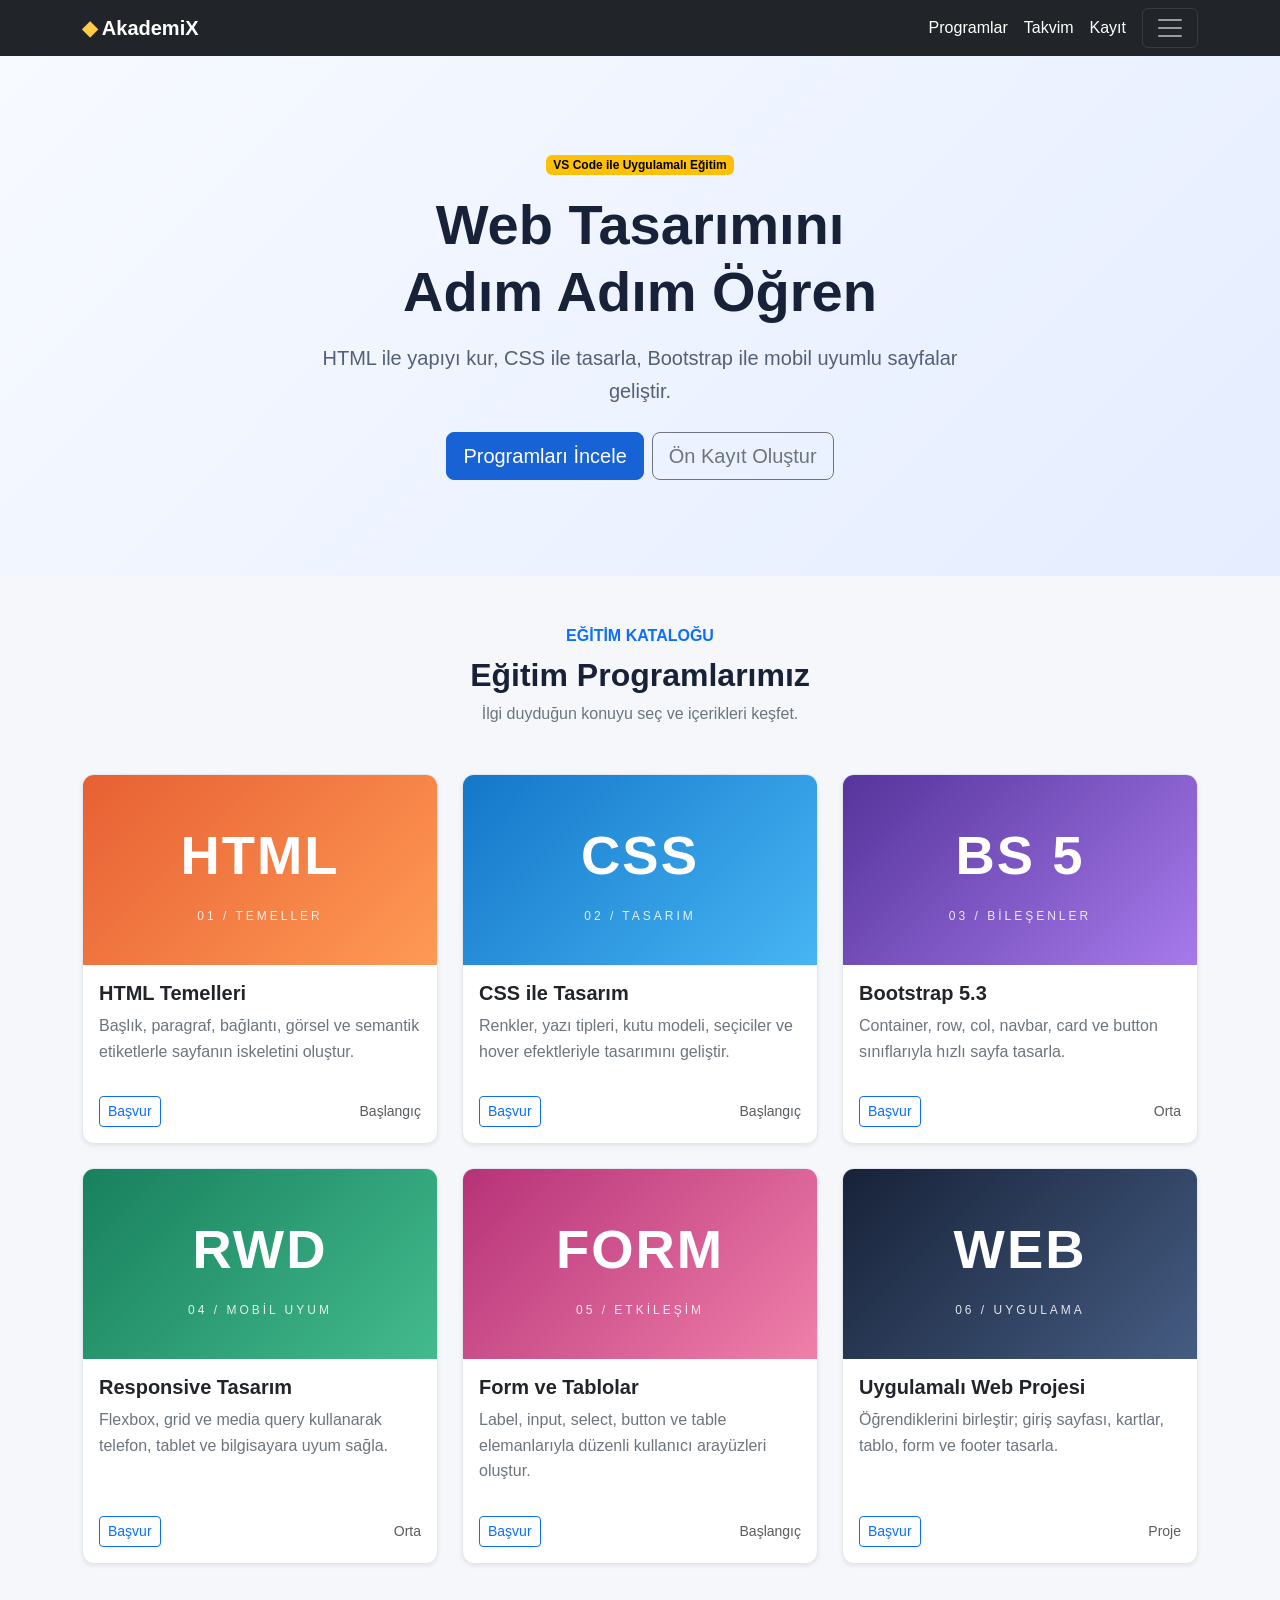
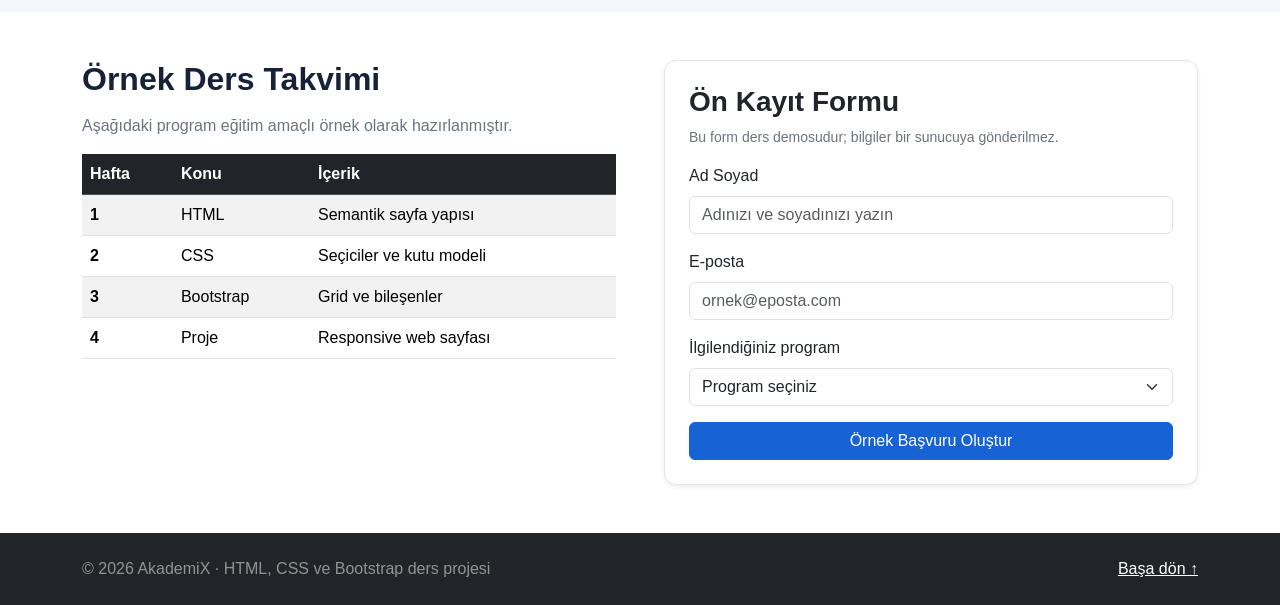
<file: site/index.html>
<!doctype html>
<html lang="tr">

<head>
  <meta charset="utf-8">
  <meta name="viewport" content="width=device-width, initial-scale=1">
  <meta name="description" content="AkademiX: HTML, CSS ve Bootstrap eğitim programlarını keşfedin.">
  <title>AkademiX | Eğitim Programları</title>

  <!-- Ders notu s.12: Önce Bootstrap CSS, ardından özel CSS -->
  <link href="https://cdn.jsdelivr.net/npm/bootstrap@5.3.3/dist/css/bootstrap.min.css" rel="stylesheet">
  <link rel="stylesheet" href="style.css">
</head>

<body id="ust">
  <!-- Bootstrap Album örneğindeki koyu renkli, açılır üst bölüm -->
  <header>
    <div class="collapse bg-dark text-white" id="ustBilgi">
      <div class="container py-4">
        <div class="row g-4">
          <div class="col-md-7">
            <h2 class="h5">Hakkımızda</h2>
            <p class="text-white-50 mb-0">AkademiX, HTML, CSS ve Bootstrap konularını uygulamalı örneklerle tanıtan
              örnek bir eğitim platformudur. Bu sayfa ders çalışması amacıyla hazırlanmıştır.</p>
          </div>
          <div class="col-md-5">
            <h2 class="h5">Hızlı bağlantılar</h2>
            <ul class="list-unstyled mb-0">
              <li><a class="text-white" href="#programlar">Eğitim programları</a></li>
              <li><a class="text-white" href="#takvim">Ders takvimi</a></li>
              <li><a class="text-white" href="#kayit">Ön kayıt</a></li>
            </ul>
          </div>
        </div>
      </div>
    </div>

    <nav class="navbar navbar-dark bg-dark" aria-label="Ana menü">
      <div class="container">
        <a class="navbar-brand fw-bold" href="#ust"><span class="brand-symbol" aria-hidden="true">◆</span> AkademiX</a>
        <div class="d-flex align-items-center gap-3">
          <a class="nav-link text-white d-none d-sm-inline" href="#programlar">Programlar</a>
          <a class="nav-link text-white d-none d-sm-inline" href="#takvim">Takvim</a>
          <a class="nav-link text-white d-none d-sm-inline" href="#kayit">Kayıt</a>
          <button class="navbar-toggler" type="button" data-bs-toggle="collapse" data-bs-target="#ustBilgi"
            aria-controls="ustBilgi" aria-expanded="false" aria-label="Hakkımızda bölümünü aç veya kapat">
            <span class="navbar-toggler-icon"></span>
          </button>
        </div>
      </div>
    </nav>
  </header>

  <main>
    <!-- Album şablonu: Ortalı karşılama (hero) alanı -->
    <section class="hero py-5 text-center" aria-labelledby="anaBaslik">
      <div class="container py-lg-5">
        <span class="badge text-bg-warning mb-3">VS Code ile Uygulamalı Eğitim</span>
        <h1 class="display-4 fw-bold mb-3" id="anaBaslik">Web Tasarımını<br>Adım Adım Öğren</h1>
        <p class="lead mx-auto hero-aciklama mb-4">HTML ile yapıyı kur, CSS ile tasarla, Bootstrap ile mobil uyumlu
          sayfalar geliştir.</p>
        <div class="d-flex justify-content-center flex-wrap gap-2">
          <a href="#programlar" class="btn btn-primary btn-lg">Programları İncele</a>
          <a href="#kayit" class="btn btn-outline-secondary btn-lg">Ön Kayıt Oluştur</a>
        </div>
      </div>
    </section>

    <!-- Album şablonu: bg-light üzerinde responsive kart galerisi -->
    <section class="album py-5 bg-light" id="programlar" aria-labelledby="programBaslik">
      <div class="container">
        <div class="text-center mb-5">
          <span class="text-primary fw-semibold">EĞİTİM KATALOĞU</span>
          <h2 class="fw-bold mt-2" id="programBaslik">Eğitim Programlarımız</h2>
          <p class="text-secondary mb-0">İlgi duyduğun konuyu seç ve içerikleri keşfet.</p>
        </div>
        <div class="row row-cols-1 row-cols-sm-2 row-cols-lg-3 g-4">
          <div class="col">
            <article class="card h-100 shadow-sm">
              <div class="card-visual visual-html" role="img"
                aria-label="HTML5 konusunu simgeleyen turuncu kart görseli"><span>HTML</span><small>01 /
                  TEMELLER</small></div>
              <div class="card-body d-flex flex-column">
                <h3 class="h5 card-title">HTML Temelleri</h3>
                <p class="card-text text-secondary">Başlık, paragraf, bağlantı, görsel ve semantik etiketlerle sayfanın
                  iskeletini oluştur.</p>
                <div class="d-flex justify-content-between align-items-center mt-auto pt-3">
                  <a href="#kayit" class="btn btn-sm btn-outline-primary">Başvur</a><small
                    class="text-body-secondary">Başlangıç</small>
                </div>
              </div>
            </article>
          </div>
          <div class="col">
            <article class="card h-100 shadow-sm">
              <div class="card-visual visual-css" role="img" aria-label="CSS konusunu simgeleyen mavi kart görseli">
                <span>CSS</span><small>02 / TASARIM</small></div>
              <div class="card-body d-flex flex-column">
                <h3 class="h5 card-title">CSS ile Tasarım</h3>
                <p class="card-text text-secondary">Renkler, yazı tipleri, kutu modeli, seçiciler ve hover efektleriyle
                  tasarımını geliştir.</p>
                <div class="d-flex justify-content-between align-items-center mt-auto pt-3">
                  <a href="#kayit" class="btn btn-sm btn-outline-primary">Başvur</a><small
                    class="text-body-secondary">Başlangıç</small>
                </div>
              </div>
            </article>
          </div>
          <div class="col">
            <article class="card h-100 shadow-sm">
              <div class="card-visual visual-bootstrap" role="img"
                aria-label="Bootstrap konusunu simgeleyen mor kart görseli"><span>BS 5</span><small>03 /
                  BİLEŞENLER</small></div>
              <div class="card-body d-flex flex-column">
                <h3 class="h5 card-title">Bootstrap 5.3</h3>
                <p class="card-text text-secondary">Container, row, col, navbar, card ve button sınıflarıyla hızlı sayfa
                  tasarla.</p>
                <div class="d-flex justify-content-between align-items-center mt-auto pt-3">
                  <a href="#kayit" class="btn btn-sm btn-outline-primary">Başvur</a><small
                    class="text-body-secondary">Orta</small>
                </div>
              </div>
            </article>
          </div>
          <div class="col">
            <article class="card h-100 shadow-sm">
              <div class="card-visual visual-responsive" role="img"
                aria-label="Responsive tasarımı simgeleyen yeşil kart görseli"><span>RWD</span><small>04 / MOBİL
                  UYUM</small></div>
              <div class="card-body d-flex flex-column">
                <h3 class="h5 card-title">Responsive Tasarım</h3>
                <p class="card-text text-secondary">Flexbox, grid ve media query kullanarak telefon, tablet ve
                  bilgisayara uyum sağla.</p>
                <div class="d-flex justify-content-between align-items-center mt-auto pt-3">
                  <a href="#kayit" class="btn btn-sm btn-outline-primary">Başvur</a><small
                    class="text-body-secondary">Orta</small>
                </div>
              </div>
            </article>
          </div>
          <div class="col">
            <article class="card h-100 shadow-sm">
              <div class="card-visual visual-forms" role="img"
                aria-label="Form geliştirmeyi simgeleyen pembe kart görseli"><span>FORM</span><small>05 /
                  ETKİLEŞİM</small></div>
              <div class="card-body d-flex flex-column">
                <h3 class="h5 card-title">Form ve Tablolar</h3>
                <p class="card-text text-secondary">Label, input, select, button ve table elemanlarıyla düzenli
                  kullanıcı arayüzleri oluştur.</p>
                <div class="d-flex justify-content-between align-items-center mt-auto pt-3">
                  <a href="#kayit" class="btn btn-sm btn-outline-primary">Başvur</a><small
                    class="text-body-secondary">Başlangıç</small>
                </div>
              </div>
            </article>
          </div>
          <div class="col">
            <article class="card h-100 shadow-sm">
              <div class="card-visual visual-project" role="img"
                aria-label="Web projesi geliştirmeyi simgeleyen koyu renkli kart görseli"><span>WEB</span><small>06 /
                  UYGULAMA</small></div>
              <div class="card-body d-flex flex-column">
                <h3 class="h5 card-title">Uygulamalı Web Projesi</h3>
                <p class="card-text text-secondary">Öğrendiklerini birleştir; giriş sayfası, kartlar, tablo, form ve
                  footer tasarla.</p>
                <div class="d-flex justify-content-between align-items-center mt-auto pt-3">
                  <a href="#kayit" class="btn btn-sm btn-outline-primary">Başvur</a><small
                    class="text-body-secondary">Proje</small>
                </div>
              </div>
            </article>
          </div>
        </div>
      </div>
    </section>

    <!-- Ders notu s.6 ve s.24: tablo ve form -->
    <section class="py-5" id="takvim" aria-labelledby="takvimBaslik">
      <div class="container">
        <div class="row g-5">
          <div class="col-lg-6">
            <h2 class="fw-bold mb-3" id="takvimBaslik">Örnek Ders Takvimi</h2>
            <p class="text-secondary">Aşağıdaki program eğitim amaçlı örnek olarak hazırlanmıştır.</p>
            <div class="table-responsive">
              <table class="table table-striped table-hover align-middle">
                <thead class="table-dark">
                  <tr>
                    <th scope="col">Hafta</th>
                    <th scope="col">Konu</th>
                    <th scope="col">İçerik</th>
                  </tr>
                </thead>
                <tbody>
                  <tr>
                    <th scope="row">1</th>
                    <td>HTML</td>
                    <td>Semantik sayfa yapısı</td>
                  </tr>
                  <tr>
                    <th scope="row">2</th>
                    <td>CSS</td>
                    <td>Seçiciler ve kutu modeli</td>
                  </tr>
                  <tr>
                    <th scope="row">3</th>
                    <td>Bootstrap</td>
                    <td>Grid ve bileşenler</td>
                  </tr>
                  <tr>
                    <th scope="row">4</th>
                    <td>Proje</td>
                    <td>Responsive web sayfası</td>
                  </tr>
                </tbody>
              </table>
            </div>
          </div>
          <div class="col-lg-6" id="kayit">
            <div class="card shadow-sm kayit-karti">
              <div class="card-body p-4">
                <h2 class="fw-bold h3 mb-2">Ön Kayıt Formu</h2>
                <p class="text-secondary small">Bu form ders demosudur; bilgiler bir sunucuya gönderilmez.</p>
                <form id="onKayitFormu">
                  <div class="mb-3">
                    <label class="form-label" for="adSoyad">Ad Soyad</label>
                    <input class="form-control" type="text" id="adSoyad" name="adSoyad"
                      placeholder="Adınızı ve soyadınızı yazın" autocomplete="name" required>
                  </div>
                  <div class="mb-3">
                    <label class="form-label" for="eposta">E-posta</label>
                    <input class="form-control" type="email" id="eposta" name="eposta" placeholder="ornek@eposta.com"
                      autocomplete="email" required>
                  </div>
                  <div class="mb-3">
                    <label class="form-label" for="program">İlgilendiğiniz program</label>
                    <select class="form-select" id="program" name="program" required>
                      <option value="" selected disabled>Program seçiniz</option>
                      <option>HTML Temelleri</option>
                      <option>CSS ile Tasarım</option>
                      <option>Bootstrap 5.3</option>
                      <option>Responsive Tasarım</option>
                      <option>Form ve Tablolar</option>
                      <option>Uygulamalı Web Projesi</option>
                    </select>
                  </div>
                  <button class="btn btn-primary w-100" type="submit">Örnek Başvuru Oluştur</button>
                  <div id="formMesaj" class="alert alert-success mt-3 mb-0 d-none" role="status" aria-live="polite">
                  </div>
                </form>
              </div>
            </div>
          </div>
        </div>
      </div>
    </section>
  </main>

  <footer class="bg-dark text-white-50 py-4">
    <div class="container d-flex flex-column flex-sm-row justify-content-between align-items-center gap-2">
      <p class="mb-0">© 2026 AkademiX · HTML, CSS ve Bootstrap ders projesi</p>
      <a href="#ust" class="text-white">Başa dön ↑</a>
    </div>
  </footer>

  <!-- Ders notu s.12: Etkileşimli Bootstrap bileşenleri için bundle -->
  <script src="https://cdn.jsdelivr.net/npm/bootstrap@5.3.3/dist/js/bootstrap.bundle.min.js"></script>
  <script>
    // Demo form: gerçek bir kayıt göndermez, sadece sayfada bilgilendirme gösterir.
    document.getElementById('onKayitFormu').addEventListener('submit', function (olay) {
      olay.preventDefault();
      const mesaj = document.getElementById('formMesaj');
      mesaj.textContent = 'Form doğrulandı! Bu bir örnek projedir; başvurunuz herhangi bir yere gönderilmedi.';
      mesaj.classList.remove('d-none');
      this.reset();
    });
  </script>
</body>

</html>
</file>
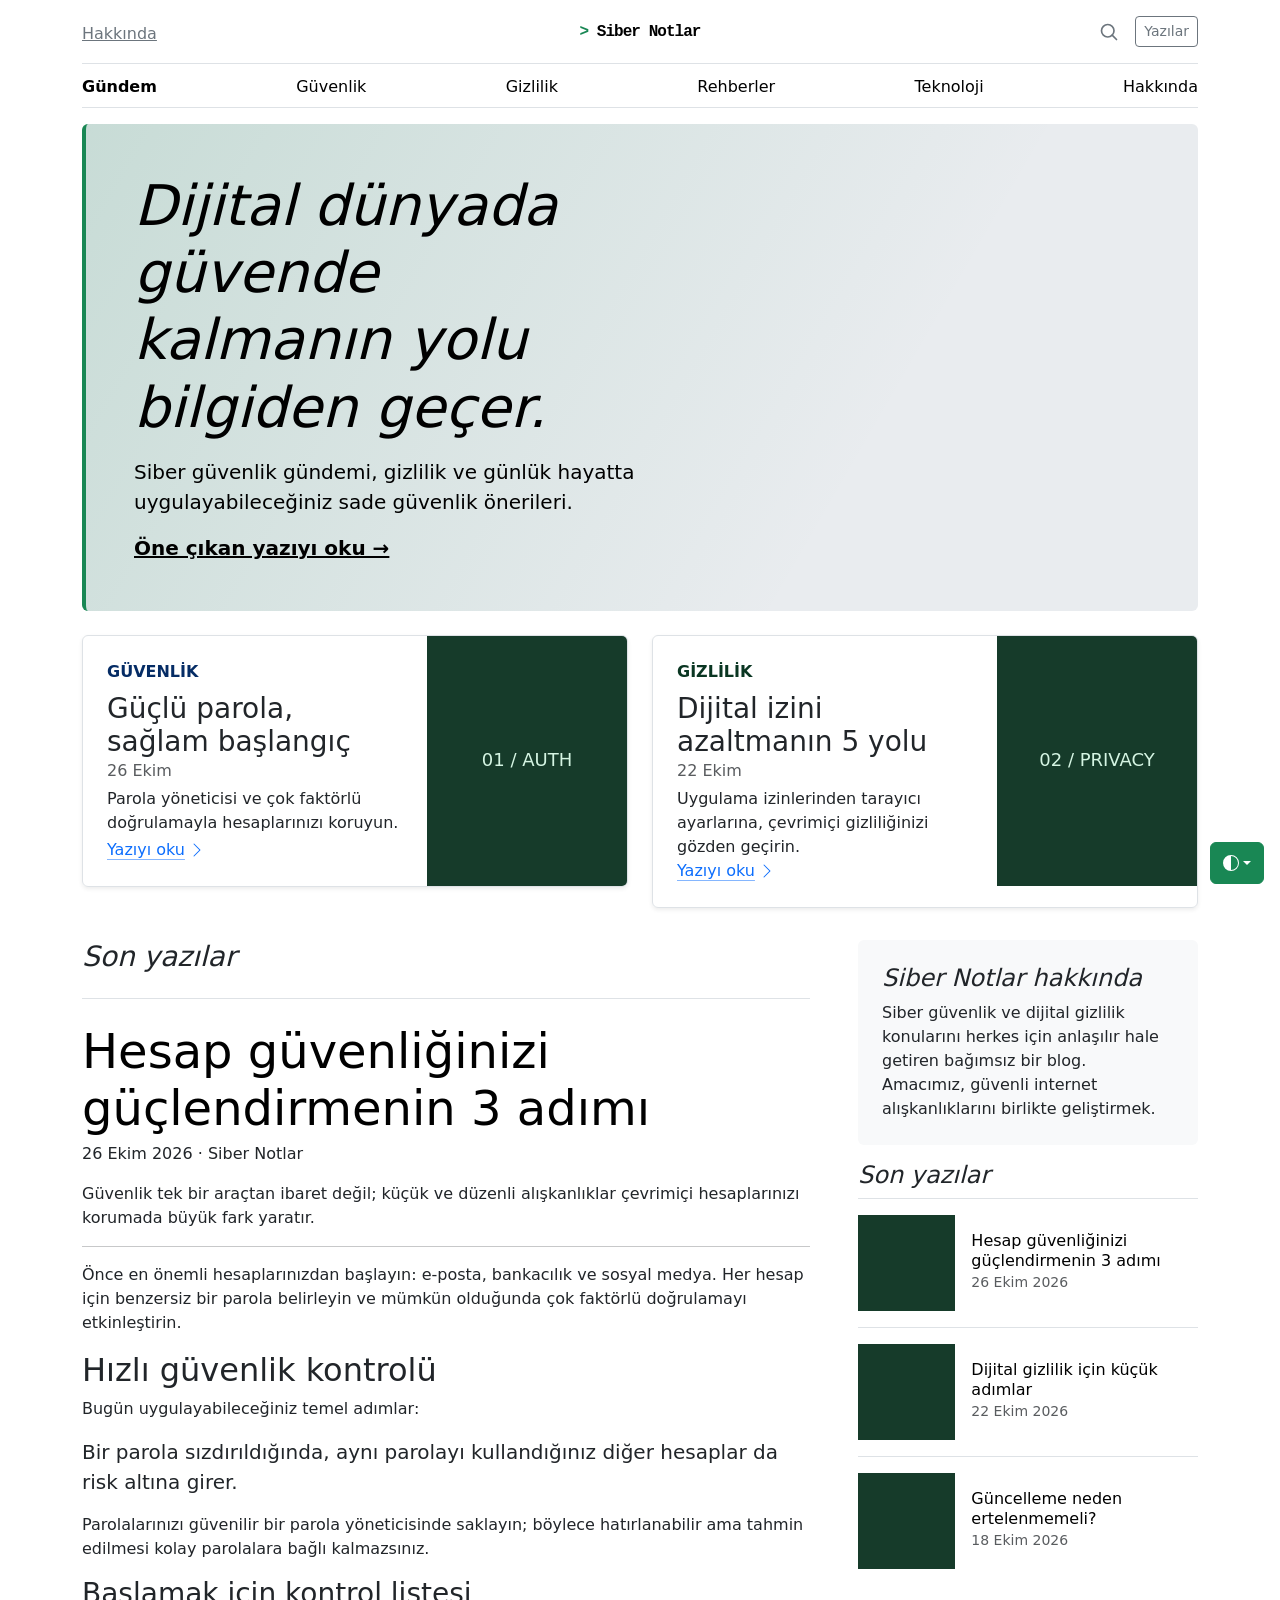
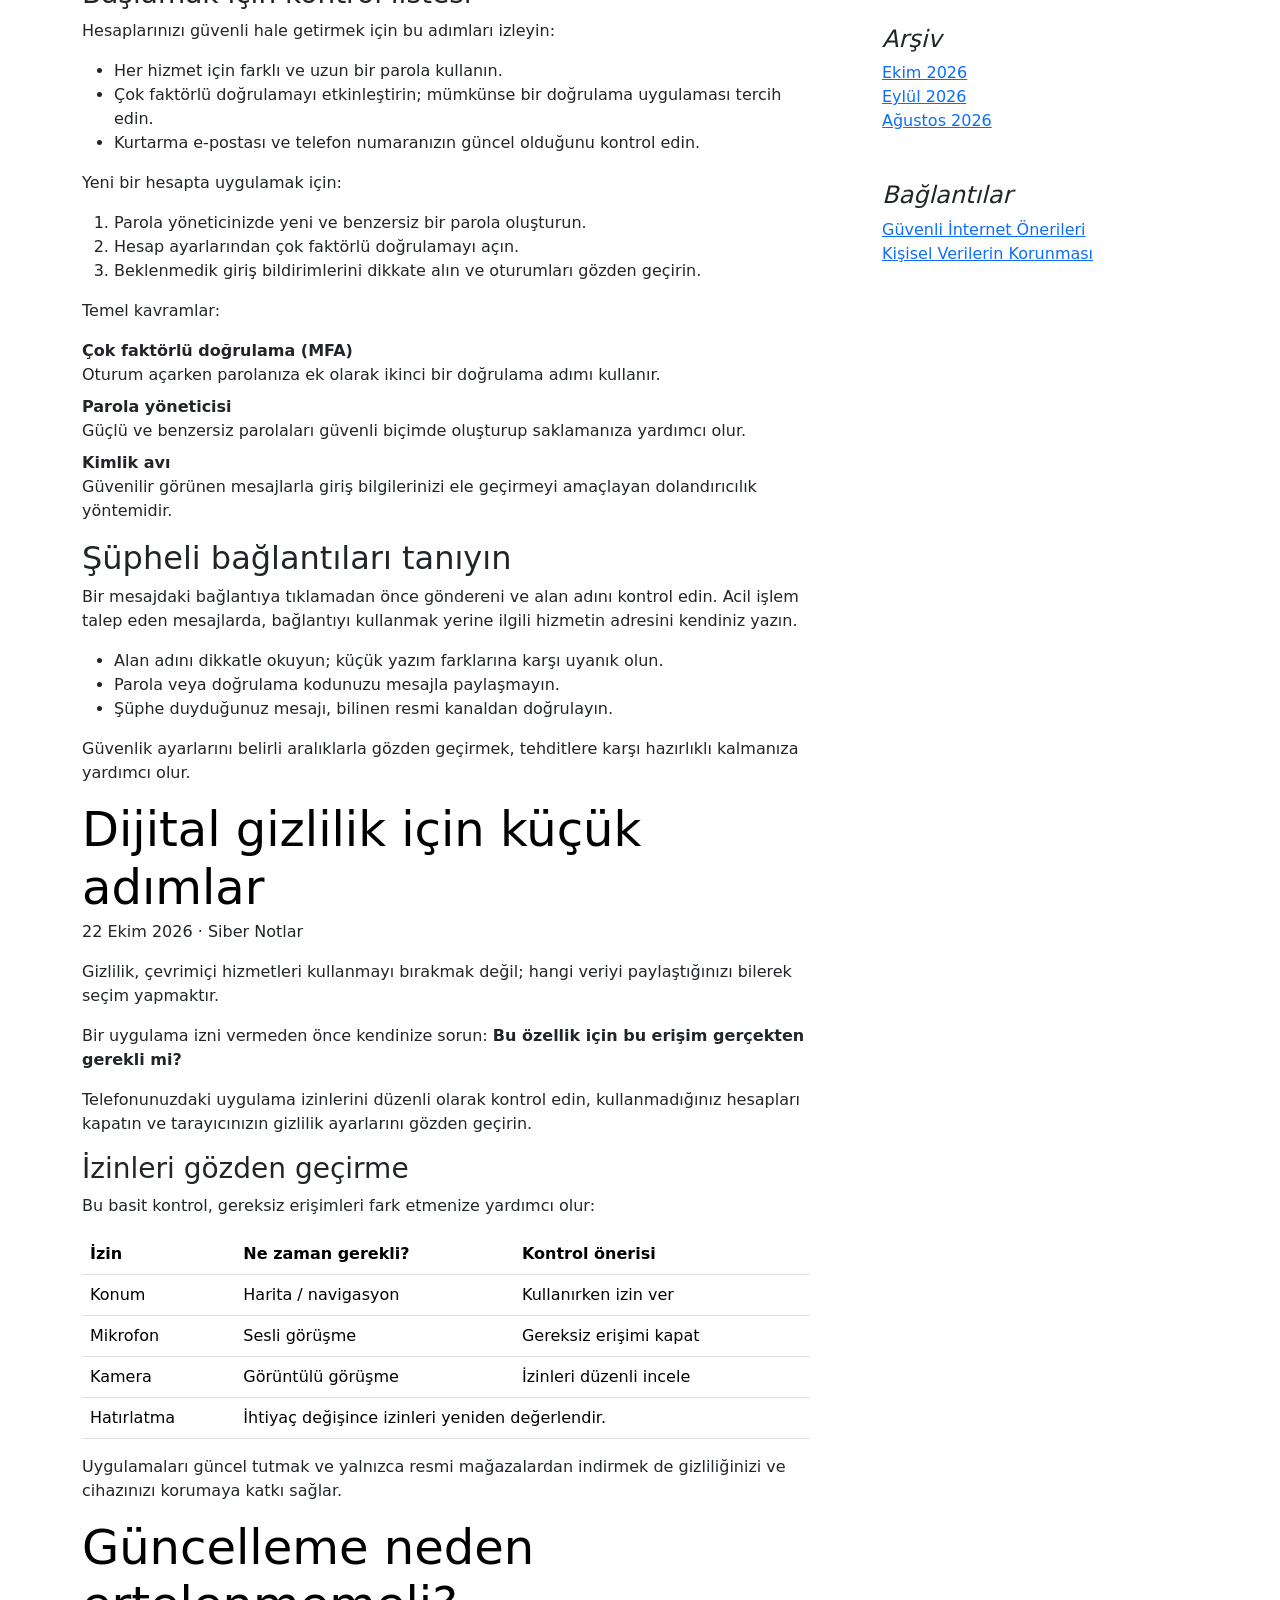
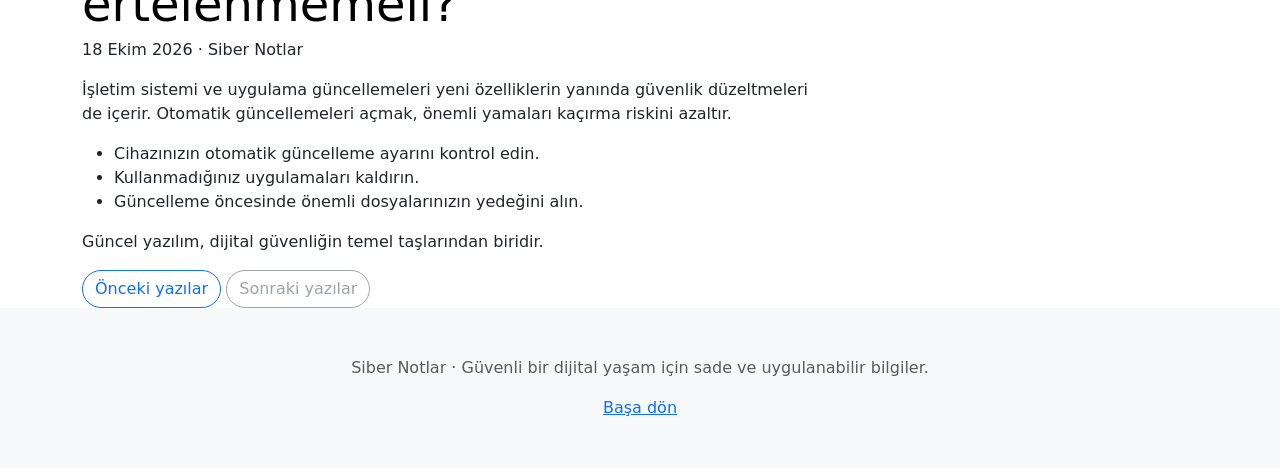
<file: Proje/ornek.html>
<!DOCTYPE html>
<html lang="tr" data-bs-theme="auto">

<head>
    <meta charset="utf-8">
    <meta name="viewport" content="width=device-width, initial-scale=1">
    <meta name="description" content="Siber güvenlik, gizlilik ve dijital dünyada güvenli kalmak üzerine notlar.">
    <meta name="author" content="Siber Notlar">
    <meta name="generator" content="Astro v5.13.2">
    <title>Siber Notlar | Güvenli dijital yaşam</title>
    <link href="https://cdn.jsdelivr.net/npm/bootstrap@5.3.8/dist/css/bootstrap.min.css" rel="stylesheet"
        integrity="sha384-sRIl4kxILFvY47J16cr9ZwB07vP4J8+LH7qKQnuqkuIAvNWLzeN8tE5YBujZqJLB" crossorigin="anonymous">
    <style>
        :root {
            --bs-primary: #198754;
            --bs-primary-rgb: 25, 135, 84;
            --bs-link-color: #198754;
            --bs-link-hover-color: #146c43;
        }

        [data-bs-theme="dark"] {
            --bs-primary: #75e0a7;
            --bs-primary-rgb: 117, 224, 167;
            --bs-link-color: #75e0a7;
            --bs-link-hover-color: #a5f2c5;
        }

        body {
            background-color: var(--bs-body-bg);
        }

        .blog-header-logo {
            font-family: var(--bs-font-monospace);
            font-weight: 700;
            letter-spacing: -.06em;
        }

        .blog-header-logo::before {
            content: "> ";
            color: var(--bs-primary);
        }

        .featured-banner {
            background: linear-gradient(120deg, rgba(25, 135, 84, .16), transparent 70%), var(--bs-secondary-bg);
            border-left: 4px solid var(--bs-primary);
        }

        .bd-placeholder-img {
            font-size: 1.125rem;
            text-anchor: middle;
            -webkit-user-select: none;
            -moz-user-select: none;
            user-select: none
        }

        @media (min-width: 768px) {
            .bd-placeholder-img-lg {
                font-size: 3.5rem
            }
        }

        .b-example-divider {
            width: 100%;
            height: 3rem;
            background-color: #0000001a;
            border: solid rgba(0, 0, 0, .15);
            border-width: 1px 0;
            box-shadow: inset 0 .5em 1.5em #0000001a, inset 0 .125em .5em #00000026
        }

        .b-example-vr {
            flex-shrink: 0;
            width: 1.5rem;
            height: 100vh
        }

        .bi {
            vertical-align: -.125em;
            fill: currentColor
        }

        .nav-scroller {
            position: relative;
            z-index: 2;
            height: 2.75rem;
            overflow-y: hidden
        }

        .nav-scroller .nav {
            display: flex;
            flex-wrap: nowrap;
            padding-bottom: 1rem;
            margin-top: -1px;
            overflow-x: auto;
            text-align: center;
            white-space: nowrap;
            -webkit-overflow-scrolling: touch
        }

        .btn-bd-primary {
            --bd-violet-bg: #198754;
            --bd-violet-rgb: 25, 135, 84;
            --bs-btn-font-weight: 600;
            --bs-btn-color: var(--bs-white);
            --bs-btn-bg: var(--bd-violet-bg);
            --bs-btn-border-color: var(--bd-violet-bg);
            --bs-btn-hover-color: var(--bs-white);
            --bs-btn-hover-bg: #146c43;
            --bs-btn-hover-border-color: #146c43;
            --bs-btn-focus-shadow-rgb: var(--bd-violet-rgb);
            --bs-btn-active-color: var(--bs-btn-hover-color);
            --bs-btn-active-bg: #0f5132;
            --bs-btn-active-border-color: #0f5132
        }

        .bd-mode-toggle {
            z-index: 1500
        }

        .bd-mode-toggle .bi {
            width: 1em;
            height: 1em
        }

        .bd-mode-toggle .dropdown-menu .active .bi {
            display: block !important
        }
    </style>
</head>

<body> <svg xmlns="http://www.w3.org/2000/svg" class="d-none">
        <symbol id="check2" viewBox="0 0 16 16">
            <path
                d="M13.854 3.646a.5.5 0 0 1 0 .708l-7 7a.5.5 0 0 1-.708 0l-3.5-3.5a.5.5 0 1 1 .708-.708L6.5 10.293l6.646-6.647a.5.5 0 0 1 .708 0z">
            </path>
        </symbol>
        <symbol id="circle-half" viewBox="0 0 16 16">
            <path d="M8 15A7 7 0 1 0 8 1v14zm0 1A8 8 0 1 1 8 0a8 8 0 0 1 0 16z"></path>
        </symbol>
        <symbol id="moon-stars-fill" viewBox="0 0 16 16">
            <path
                d="M6 .278a.768.768 0 0 1 .08.858 7.208 7.208 0 0 0-.878 3.46c0 4.021 3.278 7.277 7.318 7.277.527 0 1.04-.055 1.533-.16a.787.787 0 0 1 .81.316.733.733 0 0 1-.031.893A8.349 8.349 0 0 1 8.344 16C3.734 16 0 12.286 0 7.71 0 4.266 2.114 1.312 5.124.06A.752.752 0 0 1 6 .278z">
            </path>
            <path
                d="M10.794 3.148a.217.217 0 0 1 .412 0l.387 1.162c.173.518.579.924 1.097 1.097l1.162.387a.217.217 0 0 1 0 .412l-1.162.387a1.734 1.734 0 0 0-1.097 1.097l-.387 1.162a.217.217 0 0 1-.412 0l-.387-1.162A1.734 1.734 0 0 0 9.31 6.593l-1.162-.387a.217.217 0 0 1 0-.412l1.162-.387a1.734 1.734 0 0 0 1.097-1.097l.387-1.162zM13.863.099a.145.145 0 0 1 .274 0l.258.774c.115.346.386.617.732.732l.774.258a.145.145 0 0 1 0 .274l-.774.258a1.156 1.156 0 0 0-.732.732l-.258.774a.145.145 0 0 1-.274 0l-.258-.774a1.156 1.156 0 0 0-.732-.732l-.774-.258a.145.145 0 0 1 0-.274l.774-.258c.346-.115.617-.386.732-.732L13.863.1z">
            </path>
        </symbol>
        <symbol id="sun-fill" viewBox="0 0 16 16">
            <path
                d="M8 12a4 4 0 1 0 0-8 4 4 0 0 0 0 8zM8 0a.5.5 0 0 1 .5.5v2a.5.5 0 0 1-1 0v-2A.5.5 0 0 1 8 0zm0 13a.5.5 0 0 1 .5.5v2a.5.5 0 0 1-1 0v-2A.5.5 0 0 1 8 13zm8-5a.5.5 0 0 1-.5.5h-2a.5.5 0 0 1 0-1h2a.5.5 0 0 1 .5.5zM3 8a.5.5 0 0 1-.5.5h-2a.5.5 0 0 1 0-1h2A.5.5 0 0 1 3 8zm10.657-5.657a.5.5 0 0 1 0 .707l-1.414 1.415a.5.5 0 1 1-.707-.708l1.414-1.414a.5.5 0 0 1 .707 0zm-9.193 9.193a.5.5 0 0 1 0 .707L3.05 13.657a.5.5 0 0 1-.707-.707l1.414-1.414a.5.5 0 0 1 .707 0zm9.193 2.121a.5.5 0 0 1-.707 0l-1.414-1.414a.5.5 0 0 1 .707-.707l1.414 1.414a.5.5 0 0 1 0 .707zM4.464 4.465a.5.5 0 0 1-.707 0L2.343 3.05a.5.5 0 1 1 .707-.707l1.414 1.414a.5.5 0 0 1 0 .708z">
            </path>
        </symbol>
    </svg>
    <div class="dropdown position-fixed bottom-0 end-0 mb-3 me-3 bd-mode-toggle"> <button
            class="btn btn-bd-primary py-2 dropdown-toggle d-flex align-items-center" id="bd-theme" type="button"
            aria-expanded="false" data-bs-toggle="dropdown" aria-label="Tema (otomatik)"> <svg
                class="bi my-1 theme-icon-active" aria-hidden="true">
                <use href="#circle-half"></use>
            </svg>             <span class="visually-hidden" id="bd-theme-text">Temayı değiştir</span> </button>
        <ul class="dropdown-menu dropdown-menu-end shadow" aria-labelledby="bd-theme-text">
            <li> <button type="button" class="dropdown-item d-flex align-items-center" data-bs-theme-value="light"
                    aria-pressed="false"> <svg class="bi me-2 opacity-50" aria-hidden="true">
                        <use href="#sun-fill"></use>
                    </svg>
                    Açık
                    <svg class="bi ms-auto d-none" aria-hidden="true">
                        <use href="#check2"></use>
                    </svg> </button> </li>
            <li> <button type="button" class="dropdown-item d-flex align-items-center" data-bs-theme-value="dark"
                    aria-pressed="false"> <svg class="bi me-2 opacity-50" aria-hidden="true">
                        <use href="#moon-stars-fill"></use>
                    </svg>
                    Koyu
                    <svg class="bi ms-auto d-none" aria-hidden="true">
                        <use href="#check2"></use>
                    </svg> </button> </li>
            <li> <button type="button" class="dropdown-item d-flex align-items-center active" data-bs-theme-value="auto"
                    aria-pressed="true"> <svg class="bi me-2 opacity-50" aria-hidden="true">
                        <use href="#circle-half"></use>
                    </svg>
                    Otomatik
                    <svg class="bi ms-auto d-none" aria-hidden="true">
                        <use href="#check2"></use>
                    </svg> </button> </li>
        </ul>
    </div> <svg xmlns="http://www.w3.org/2000/svg" class="d-none">
        <symbol id="aperture" fill="none" stroke="currentColor" stroke-linecap="round" stroke-linejoin="round"
            stroke-width="2" viewBox="0 0 24 24">
            <circle cx="12" cy="12" r="10"></circle>
            <path
                d="M14.31 8l5.74 9.94M9.69 8h11.48M7.38 12l5.74-9.94M9.69 16L3.95 6.06M14.31 16H2.83m13.79-4l-5.74 9.94">
            </path>
        </symbol>
        <symbol id="cart" viewBox="0 0 16 16">
            <path
                d="M0 1.5A.5.5 0 0 1 .5 1H2a.5.5 0 0 1 .485.379L2.89 3H14.5a.5.5 0 0 1 .49.598l-1 5a.5.5 0 0 1-.465.401l-9.397.472L4.415 11H13a.5.5 0 0 1 0 1H4a.5.5 0 0 1-.491-.408L2.01 3.607 1.61 2H.5a.5.5 0 0 1-.5-.5zM3.102 4l.84 4.479 9.144-.459L13.89 4H3.102zM5 12a2 2 0 1 0 0 4 2 2 0 0 0 0-4zm7 0a2 2 0 1 0 0 4 2 2 0 0 0 0-4zm-7 1a1 1 0 1 1 0 2 1 1 0 0 1 0-2zm7 0a1 1 0 1 1 0 2 1 1 0 0 1 0-2z">
            </path>
        </symbol>
        <symbol id="chevron-right" viewBox="0 0 16 16">
            <path fill-rule="evenodd"
                d="M4.646 1.646a.5.5 0 0 1 .708 0l6 6a.5.5 0 0 1 0 .708l-6 6a.5.5 0 0 1-.708-.708L10.293 8 4.646 2.354a.5.5 0 0 1 0-.708z">
            </path>
        </symbol>
    </svg>
    <div class="container">
        <header class="border-bottom lh-1 py-3">
            <div class="row flex-nowrap justify-content-between align-items-center">
                <div class="col-4 pt-1"> <a class="link-secondary" href="#about">Hakkında</a> </div>
                <div class="col-4 text-center"> <a class="blog-header-logo text-body-emphasis text-decoration-none"
                        href="#">Siber Notlar</a> </div>
                <div class="col-4 d-flex justify-content-end align-items-center"> <a class="link-secondary" href="#"
                        aria-label="Search"> <svg xmlns="http://www.w3.org/2000/svg" width="20" height="20" fill="none"
                            stroke="currentColor" stroke-linecap="round" stroke-linejoin="round" stroke-width="2"
                            class="mx-3" role="img" viewBox="0 0 24 24">
                            <title>Search</title>
                            <circle cx="10.5" cy="10.5" r="7.5"></circle>
                            <path d="M21 21l-5.2-5.2"></path>
                        </svg> </a> <a class="btn btn-sm btn-outline-secondary" href="#recent-posts">Yazılar</a> </div>
            </div>
        </header>
        <div class="nav-scroller py-1 mb-3 border-bottom">
            <nav class="nav nav-underline justify-content-between"> <a
                    class="nav-item nav-link link-body-emphasis active" href="#gundem">Gündem</a> <a
                    class="nav-item nav-link link-body-emphasis" href="#guvenlik">Güvenlik</a> <a
                    class="nav-item nav-link link-body-emphasis" href="#gizlilik">Gizlilik</a> <a
                    class="nav-item nav-link link-body-emphasis" href="#rehberler">Rehberler</a> <a
                    class="nav-item nav-link link-body-emphasis" href="#teknoloji">Teknoloji</a> <a
                    class="nav-item nav-link link-body-emphasis" href="#about">Hakkında</a> </nav>
        </div>
    </div>
    <main class="container">
        <div id="gundem" class="p-4 p-md-5 mb-4 rounded text-body-emphasis featured-banner">
            <div class="col-lg-6 px-0">
                <h1 class="display-4 fst-italic">Dijital dünyada güvende kalmanın yolu bilgiden geçer.</h1>
                <p class="lead my-3">Siber güvenlik gündemi, gizlilik ve günlük hayatta uygulayabileceğiniz sade güvenlik önerileri.</p>
                <p class="lead mb-0"><a href="#guvenlik" class="text-body-emphasis fw-bold">Öne çıkan yazıyı oku →</a></p>
            </div>
        </div>
        <div class="row mb-2">
            <div class="col-md-6">
                <div
                    class="row g-0 border rounded overflow-hidden flex-md-row mb-4 shadow-sm h-md-250 position-relative">
                    <div class="col p-4 d-flex flex-column position-static"> <strong
                            class="d-inline-block mb-2 text-primary-emphasis">GÜVENLİK</strong>
                        <h3 class="mb-0">Güçlü parola, sağlam başlangıç</h3>
                        <div class="mb-1 text-body-secondary">26 Ekim</div>
                        <p class="card-text mb-auto">Parola yöneticisi ve çok faktörlü doğrulamayla hesaplarınızı koruyun.</p> <a href="#guvenlik"
                            class="icon-link gap-1 icon-link-hover stretched-link">
                            Yazıyı oku
                            <svg class="bi" aria-hidden="true">
                                <use xlink:href="#chevron-right"></use>
                            </svg> </a>
                    </div>
                    <div class="col-auto d-none d-lg-block"> <svg aria-label="Güvenlik yazısı görseli"
                            class="bd-placeholder-img " height="250" preserveAspectRatio="xMidYMid slice" role="img"
                            width="200" xmlns="http://www.w3.org/2000/svg">
                            <title>Siber güvenlik görsel alanı</title>
                            <rect width="100%" height="100%" fill="#163b2a"></rect><text x="50%" y="50%" fill="#d5f5e3"
                                dy=".3em">01 / AUTH</text>
                        </svg> </div>
                </div>
            </div>
            <div class="col-md-6">
                <div
                    class="row g-0 border rounded overflow-hidden flex-md-row mb-4 shadow-sm h-md-250 position-relative">
                    <div class="col p-4 d-flex flex-column position-static"> <strong
                            class="d-inline-block mb-2 text-success-emphasis">GİZLİLİK</strong>
                        <h3 class="mb-0">Dijital izini azaltmanın 5 yolu</h3>
                        <div class="mb-1 text-body-secondary">22 Ekim</div>
                        <p class="mb-auto">Uygulama izinlerinden tarayıcı ayarlarına, çevrimiçi gizliliğinizi gözden geçirin.</p> <a href="#gizlilik" class="icon-link gap-1 icon-link-hover stretched-link">
                            Yazıyı oku
                            <svg class="bi" aria-hidden="true">
                                <use xlink:href="#chevron-right"></use>
                            </svg> </a>
                    </div>
                    <div class="col-auto d-none d-lg-block"> <svg aria-label="Gizlilik yazısı görseli"
                            class="bd-placeholder-img " height="250" preserveAspectRatio="xMidYMid slice" role="img"
                            width="200" xmlns="http://www.w3.org/2000/svg">
                            <title>Gizlilik görsel alanı</title>
                            <rect width="100%" height="100%" fill="#163b2a"></rect><text x="50%" y="50%" fill="#d5f5e3"
                                dy=".3em">02 / PRIVACY</text>
                        </svg> </div>
                </div>
            </div>
        </div>
        <div class="row g-5">
            <div class="col-md-8">
                <h3 class="pb-4 mb-4 fst-italic border-bottom">
                    Son yazılar
                </h3>
                <article id="guvenlik" class="blog-post">
                    <h2 class="display-5 link-body-emphasis mb-1">Hesap güvenliğinizi güçlendirmenin 3 adımı</h2>
                    <p class="blog-post-meta">26 Ekim 2026 · Siber Notlar</p>
                    <p>Güvenlik tek bir araçtan ibaret değil; küçük ve düzenli alışkanlıklar çevrimiçi hesaplarınızı korumada büyük fark yaratır.</p>
                    <hr>
                    <p>Önce en önemli hesaplarınızdan başlayın: e-posta, bankacılık ve sosyal medya. Her hesap için benzersiz bir parola belirleyin ve mümkün olduğunda çok faktörlü doğrulamayı etkinleştirin.</p>
                    <h2>Hızlı güvenlik kontrolü</h2>
                    <p>Bugün uygulayabileceğiniz temel adımlar:</p>
                    <blockquote class="blockquote">
                        <p>Bir parola sızdırıldığında, aynı parolayı kullandığınız diğer hesaplar da risk altına girer.</p>
                    </blockquote>
                    <p>Parolalarınızı güvenilir bir parola yöneticisinde saklayın; böylece hatırlanabilir ama tahmin edilmesi kolay parolalara bağlı kalmazsınız.</p>
                    <h3 id="rehberler">Başlamak için kontrol listesi</h3>
                    <p>Hesaplarınızı güvenli hale getirmek için bu adımları izleyin:</p>
                    <ul>
                        <li>Her hizmet için farklı ve uzun bir parola kullanın.</li>
                        <li>Çok faktörlü doğrulamayı etkinleştirin; mümkünse bir doğrulama uygulaması tercih edin.</li>
                        <li>Kurtarma e-postası ve telefon numaranızın güncel olduğunu kontrol edin.</li>
                    </ul>
                    <p>Yeni bir hesapta uygulamak için:</p>
                    <ol>
                        <li>Parola yöneticinizde yeni ve benzersiz bir parola oluşturun.</li>
                        <li>Hesap ayarlarından çok faktörlü doğrulamayı açın.</li>
                        <li>Beklenmedik giriş bildirimlerini dikkate alın ve oturumları gözden geçirin.</li>
                    </ol>
                    <p>Temel kavramlar:</p>
                    <dl>
                        <dt>Çok faktörlü doğrulama (MFA)</dt>
                        <dd>Oturum açarken parolanıza ek olarak ikinci bir doğrulama adımı kullanır.</dd>
                        <dt>Parola yöneticisi</dt>
                        <dd>Güçlü ve benzersiz parolaları güvenli biçimde oluşturup saklamanıza yardımcı olur.</dd>
                        <dt>Kimlik avı</dt>
                        <dd>Güvenilir görünen mesajlarla giriş bilgilerinizi ele geçirmeyi amaçlayan dolandırıcılık yöntemidir.</dd>
                    </dl>
                    <h2 id="teknoloji">Şüpheli bağlantıları tanıyın</h2>
                    <p>Bir mesajdaki bağlantıya tıklamadan önce göndereni ve alan adını kontrol edin. Acil işlem talep eden mesajlarda, bağlantıyı kullanmak yerine ilgili hizmetin adresini kendiniz yazın.</p>
                    <ul>
                        <li>Alan adını dikkatle okuyun; küçük yazım farklarına karşı uyanık olun.</li>
                        <li>Parola veya doğrulama kodunuzu mesajla paylaşmayın.</li>
                        <li>Şüphe duyduğunuz mesajı, bilinen resmi kanaldan doğrulayın.</li>
                    </ul>
                    <p>Güvenlik ayarlarını belirli aralıklarla gözden geçirmek, tehditlere karşı hazırlıklı kalmanıza yardımcı olur.</p>
                </article>
                <article id="gizlilik" class="blog-post">
                    <h2 class="display-5 link-body-emphasis mb-1">Dijital gizlilik için küçük adımlar</h2>
                    <p class="blog-post-meta">22 Ekim 2026 · Siber Notlar</p>
                    <p>Gizlilik, çevrimiçi hizmetleri kullanmayı bırakmak değil; hangi veriyi paylaştığınızı bilerek seçim yapmaktır.</p>
                    <blockquote>
                        <p>Bir uygulama izni vermeden önce kendinize sorun: <strong>Bu özellik için bu erişim gerçekten gerekli mi?</strong></p>
                    </blockquote>
                    <p>Telefonunuzdaki uygulama izinlerini düzenli olarak kontrol edin, kullanmadığınız hesapları kapatın ve tarayıcınızın gizlilik ayarlarını gözden geçirin.</p>
                    <h3>İzinleri gözden geçirme</h3>
                    <p>Bu basit kontrol, gereksiz erişimleri fark etmenize yardımcı olur:</p>
                    <table class="table">
                        <thead>
                            <tr>
                                <th>İzin</th>
                                <th>Ne zaman gerekli?</th>
                                <th>Kontrol önerisi</th>
                            </tr>
                        </thead>
                        <tbody>
                            <tr>
                                <td>Konum</td>
                                <td>Harita / navigasyon</td>
                                <td>Kullanırken izin ver</td>
                            </tr>
                            <tr>
                                <td>Mikrofon</td>
                                <td>Sesli görüşme</td>
                                <td>Gereksiz erişimi kapat</td>
                            </tr>
                            <tr>
                                <td>Kamera</td>
                                <td>Görüntülü görüşme</td>
                                <td>İzinleri düzenli incele</td>
                            </tr>
                        </tbody>
                        <tfoot>
                            <tr>
                                <td>Hatırlatma</td>
                                <td colspan="2">İhtiyaç değişince izinleri yeniden değerlendir.</td>
                            </tr>
                        </tfoot>
                    </table>
                    <p>Uygulamaları güncel tutmak ve yalnızca resmi mağazalardan indirmek de gizliliğinizi ve cihazınızı korumaya katkı sağlar.</p>
                </article>
                <article class="blog-post">
                    <h2 class="display-5 link-body-emphasis mb-1">Güncelleme neden ertelenmemeli?</h2>
                    <p class="blog-post-meta">18 Ekim 2026 · Siber Notlar</p>
                    <p>İşletim sistemi ve uygulama güncellemeleri yeni özelliklerin yanında güvenlik düzeltmeleri de içerir. Otomatik güncellemeleri açmak, önemli yamaları kaçırma riskini azaltır.</p>
                    <ul>
                        <li>Cihazınızın otomatik güncelleme ayarını kontrol edin.</li>
                        <li>Kullanmadığınız uygulamaları kaldırın.</li>
                        <li>Güncelleme öncesinde önemli dosyalarınızın yedeğini alın.</li>
                    </ul>
                    <p>Güncel yazılım, dijital güvenliğin temel taşlarından biridir.</p>
                </article>
                <nav class="blog-pagination" aria-label="Sayfalama"> <a class="btn btn-outline-primary rounded-pill"
                        href="#gundem">Önceki yazılar</a> <a class="btn btn-outline-secondary rounded-pill disabled"
                        aria-disabled="true">Sonraki yazılar</a> </nav>
            </div>
            <div class="col-md-4">
                <div class="position-sticky" style="top: 2rem;">
                    <div id="about" class="p-4 mb-3 bg-body-tertiary rounded">
                        <h4 class="fst-italic">Siber Notlar hakkında</h4>
                        <p class="mb-0">Siber güvenlik ve dijital gizlilik konularını herkes için anlaşılır hale getiren bağımsız bir blog. Amacımız, güvenli internet alışkanlıklarını birlikte geliştirmek.</p>
                    </div>
                    <div>
                        <h4 id="recent-posts" class="fst-italic">Son yazılar</h4>
                        <ul class="list-unstyled">
                            <li> <a class="d-flex flex-column flex-lg-row gap-3 align-items-start align-items-lg-center py-3 link-body-emphasis text-decoration-none border-top"
                                    href="#"> <svg aria-hidden="true" class="bd-placeholder-img " height="96"
                                        preserveAspectRatio="xMidYMid slice" width="100%"
                                        xmlns="http://www.w3.org/2000/svg">
                                        <rect width="100%" height="100%" fill="#163b2a"></rect>
                                    </svg>
                                    <div class="col-lg-8">
                                        <h6 class="mb-0">Hesap güvenliğinizi güçlendirmenin 3 adımı</h6> <small
                                            class="text-body-secondary">26 Ekim 2026</small>
                                    </div>
                                </a> </li>
                            <li> <a class="d-flex flex-column flex-lg-row gap-3 align-items-start align-items-lg-center py-3 link-body-emphasis text-decoration-none border-top"
                                    href="#"> <svg aria-hidden="true" class="bd-placeholder-img " height="96"
                                        preserveAspectRatio="xMidYMid slice" width="100%"
                                        xmlns="http://www.w3.org/2000/svg">
                                        <rect width="100%" height="100%" fill="#163b2a"></rect>
                                    </svg>
                                    <div class="col-lg-8">
                                        <h6 class="mb-0">Dijital gizlilik için küçük adımlar</h6> <small
                                            class="text-body-secondary">22 Ekim 2026</small>
                                    </div>
                                </a> </li>
                            <li> <a class="d-flex flex-column flex-lg-row gap-3 align-items-start align-items-lg-center py-3 link-body-emphasis text-decoration-none border-top"
                                    href="#"> <svg aria-hidden="true" class="bd-placeholder-img " height="96"
                                        preserveAspectRatio="xMidYMid slice" width="100%"
                                        xmlns="http://www.w3.org/2000/svg">
                                        <rect width="100%" height="100%" fill="#163b2a"></rect>
                                    </svg>
                                    <div class="col-lg-8">
                                        <h6 class="mb-0">Güncelleme neden ertelenmemeli?</h6>
                                        <small class="text-body-secondary">18 Ekim 2026</small>
                                    </div>
                                </a> </li>
                        </ul>
                    </div>
                    <div class="p-4">
                        <h4 class="fst-italic">Arşiv</h4>
                        <ol class="list-unstyled mb-0">
                            <li><a href="#gundem">Ekim 2026</a></li>
                            <li><a href="#gundem">Eylül 2026</a></li>
                            <li><a href="#gundem">Ağustos 2026</a></li>
                        </ol>
                    </div>
                    <div class="p-4">
                        <h4 class="fst-italic">Bağlantılar</h4>
                        <ol class="list-unstyled">
                            <li><a href="https://www.cisa.gov/secure-our-world">Güvenli İnternet Önerileri</a></li>
                            <li><a href="https://www.kvkk.gov.tr/">Kişisel Verilerin Korunması</a></li>
                        </ol>
                    </div>
                </div>
            </div>
        </div>
    </main>
    <footer class="py-5 text-center text-body-secondary bg-body-tertiary">
        <p>Siber Notlar · Güvenli bir dijital yaşam için sade ve uygulanabilir bilgiler.</p>
        <p class="mb-0"> <a href="#">Başa dön</a> </p>
    </footer>
    <script src="https://cdn.jsdelivr.net/npm/bootstrap@5.3.8/dist/js/bootstrap.bundle.min.js"
        integrity="sha384-FKyoEForCGlyvwx9Hj09JcYn3nv7wiPVlz7YYwJrWVcXK/BmnVDxM+D2scQbITxI"
        crossorigin="anonymous"></script>
    <script>
        const themeButtons = document.querySelectorAll('[data-bs-theme-value]');

        themeButtons.forEach((button) => {
            button.addEventListener('click', () => {
                const selectedTheme = button.getAttribute('data-bs-theme-value');
                const activeTheme = selectedTheme === 'auto'
                    ? (window.matchMedia('(prefers-color-scheme: dark)').matches ? 'dark' : 'light')
                    : selectedTheme;

                document.documentElement.setAttribute('data-bs-theme', activeTheme);
                themeButtons.forEach((option) => {
                    const isSelected = option === button;
                    option.classList.toggle('active', isSelected);
                    option.setAttribute('aria-pressed', String(isSelected));
                    option.querySelector('.bi:last-child').classList.toggle('d-none', !isSelected);
                });
            });
        });
    </script>
</body>

</html>
</file>
<file: site/style.css>
/* Ders notu s.7–10 ve s.19: CSS değişkenleri, seçiciler, hover ve media query */
:root {
  --ana-renk: #1762d5;
  --koyu-renk: #172238;
  --acik-arkaplan: #f5f7fb;
}

html { scroll-behavior: smooth; }
body {
  font-family: Arial, Helvetica, sans-serif;
  color: var(--koyu-renk);
  background-color: #fff;
}
section { scroll-margin-top: 20px; }
.brand-symbol { color: #ffcb45; }
.nav-link:hover, footer a:hover { color: #ffcb45 !important; }
.hero { background: linear-gradient(135deg, #f7faff 0%, #e5edff 100%); }
.hero-aciklama { max-width: 650px; color: #536176; line-height: 1.65; }
.btn-primary { background-color: var(--ana-renk); border-color: var(--ana-renk); }
.btn-primary:hover { background-color: #114a9f; border-color: #114a9f; }
.album { background-color: var(--acik-arkaplan) !important; }
.card {
  border: 1px solid #e1e6ef;
  border-radius: 12px;
  overflow: hidden;
  transition: transform .25s ease, box-shadow .25s ease;
}
.card:hover {
  transform: translateY(-6px);
  box-shadow: 0 1rem 2rem rgba(20, 34, 60, .14) !important;
}
.card-visual {
  min-height: 190px;
  display: flex;
  flex-direction: column;
  justify-content: center;
  align-items: center;
  gap: 10px;
  color: white;
  text-align: center;
}
.card-visual span { font-size: clamp(2.3rem, 5vw, 3.4rem); font-weight: 800; letter-spacing: 2px; }
.card-visual small { font-size: .75rem; letter-spacing: 3px; opacity: .86; }
.visual-html { background: linear-gradient(135deg, #e76033, #ff9a55); }
.visual-css { background: linear-gradient(135deg, #1477c9, #47b5f4); }
.visual-bootstrap { background: linear-gradient(135deg, #55349b, #a77aec); }
.visual-responsive { background: linear-gradient(135deg, #18805d, #43bb8e); }
.visual-forms { background: linear-gradient(135deg, #b63278, #f080aa); }
.visual-project { background: linear-gradient(135deg, #172238, #455c82); }
.card-title { font-weight: 700; }
.card-text { line-height: 1.6; }
.kayit-karti { background: #fff; }
.form-control:focus, .form-select:focus { border-color: var(--ana-renk); box-shadow: 0 0 0 .2rem rgba(23, 98, 213, .17); }
a:focus-visible, button:focus-visible { outline: 3px solid #ffbf47; outline-offset: 3px; }
@media (max-width: 768px) {
  .display-4 { font-size: 2.4rem; }
  .hero { padding-top: 2.5rem !important; padding-bottom: 2.5rem !important; }
  .card-visual { min-height: 155px; }
}
</file>
